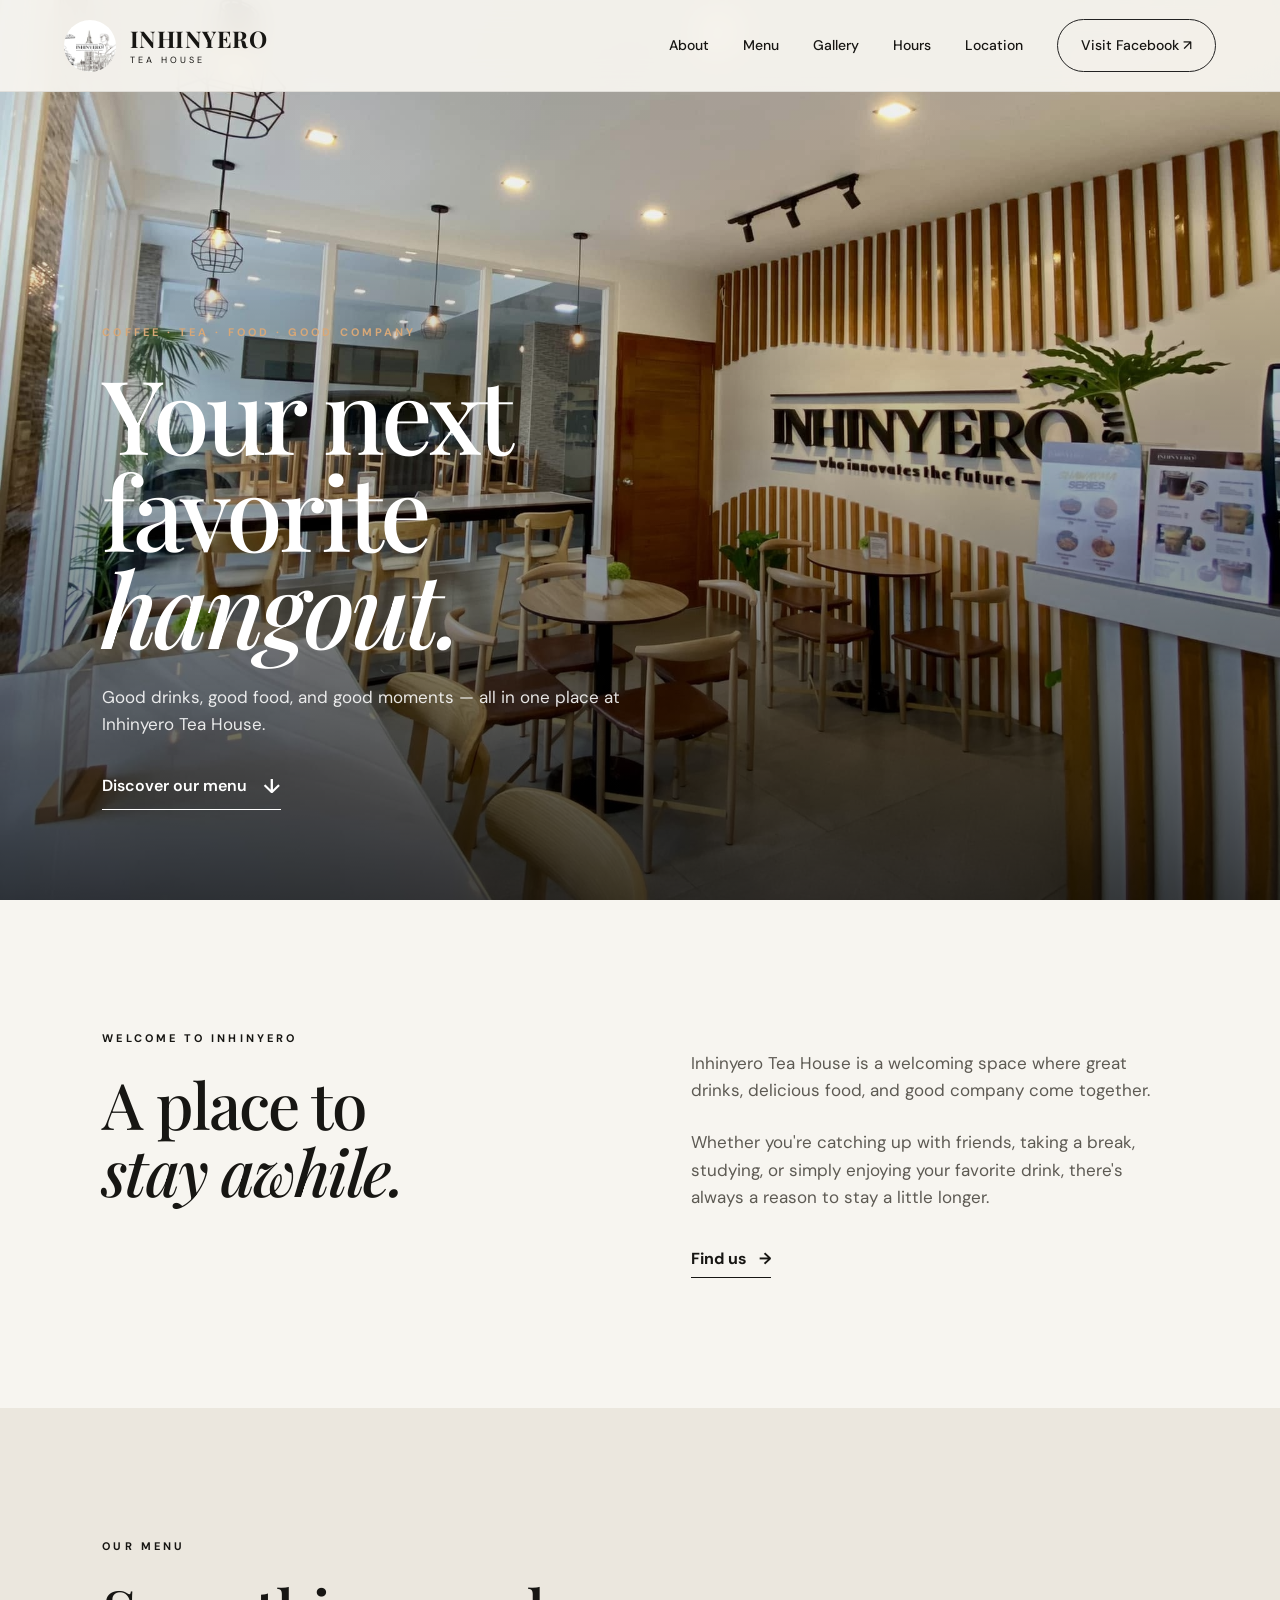
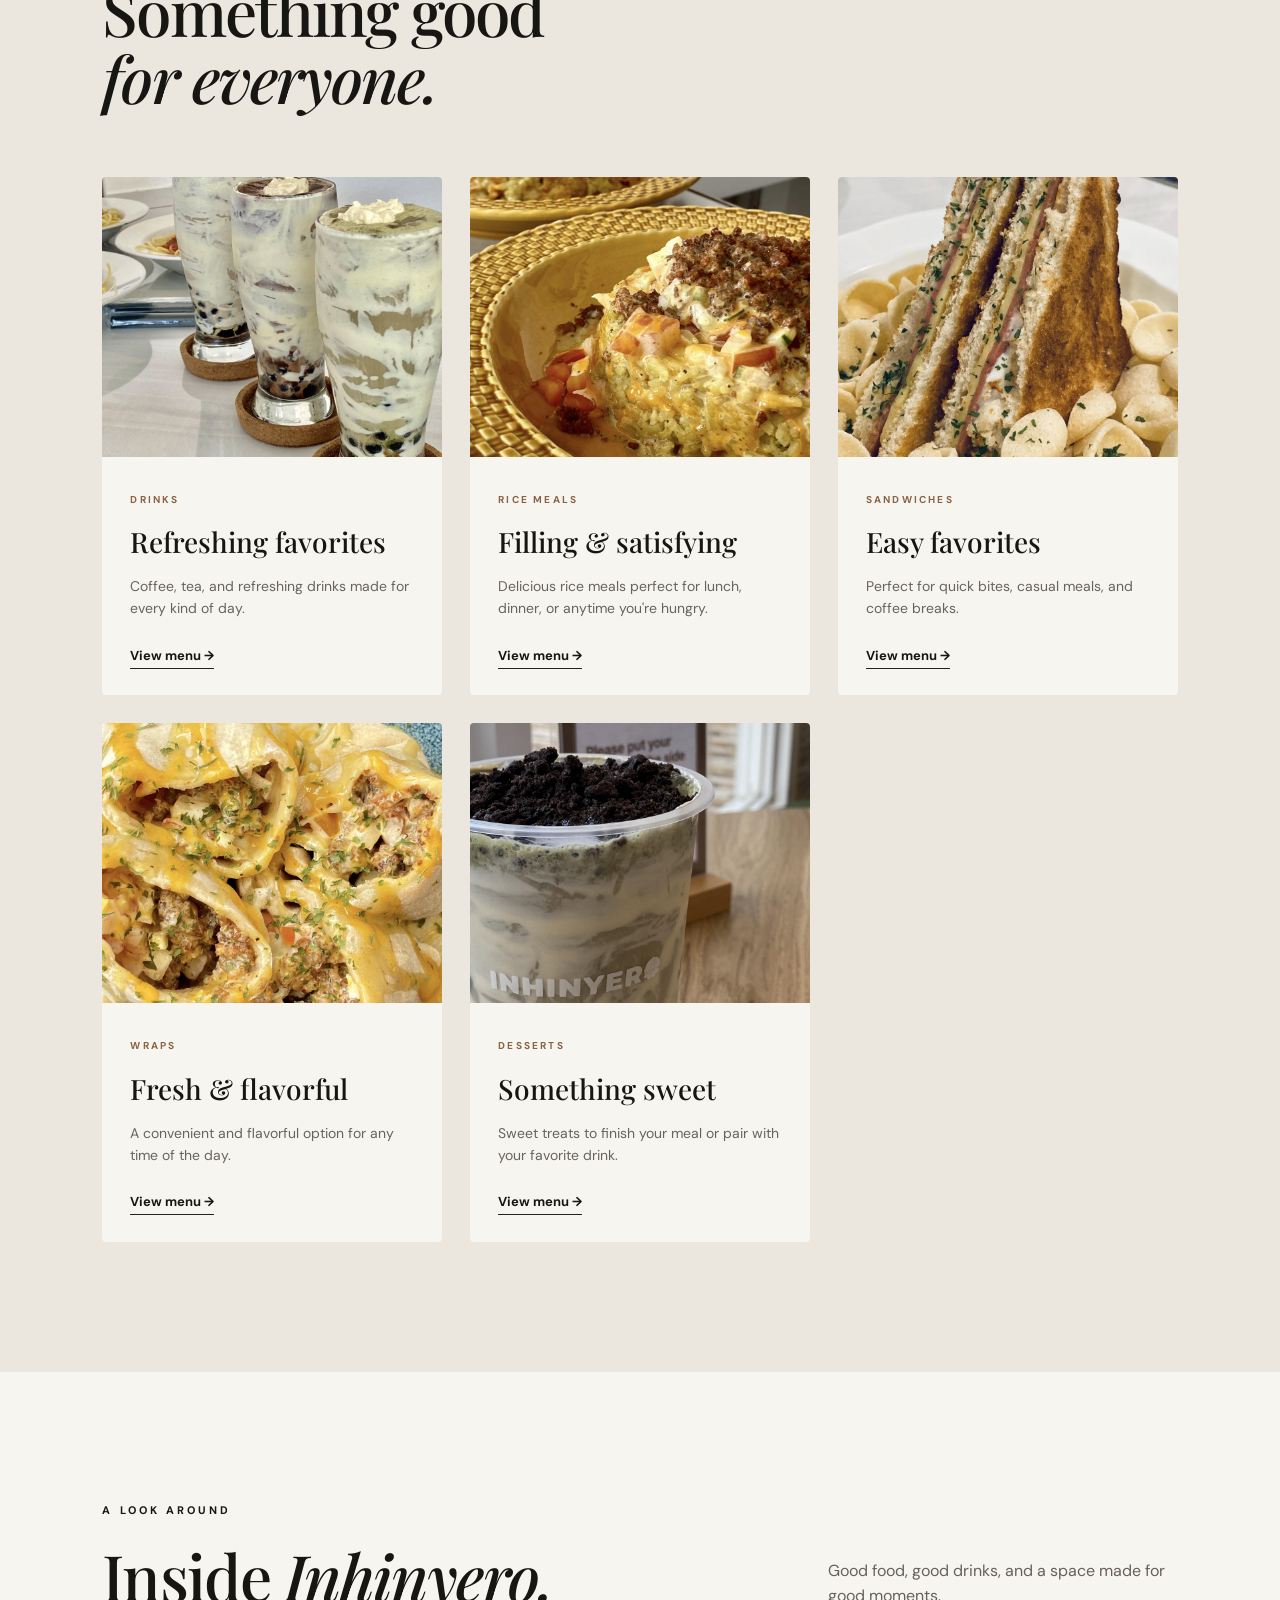
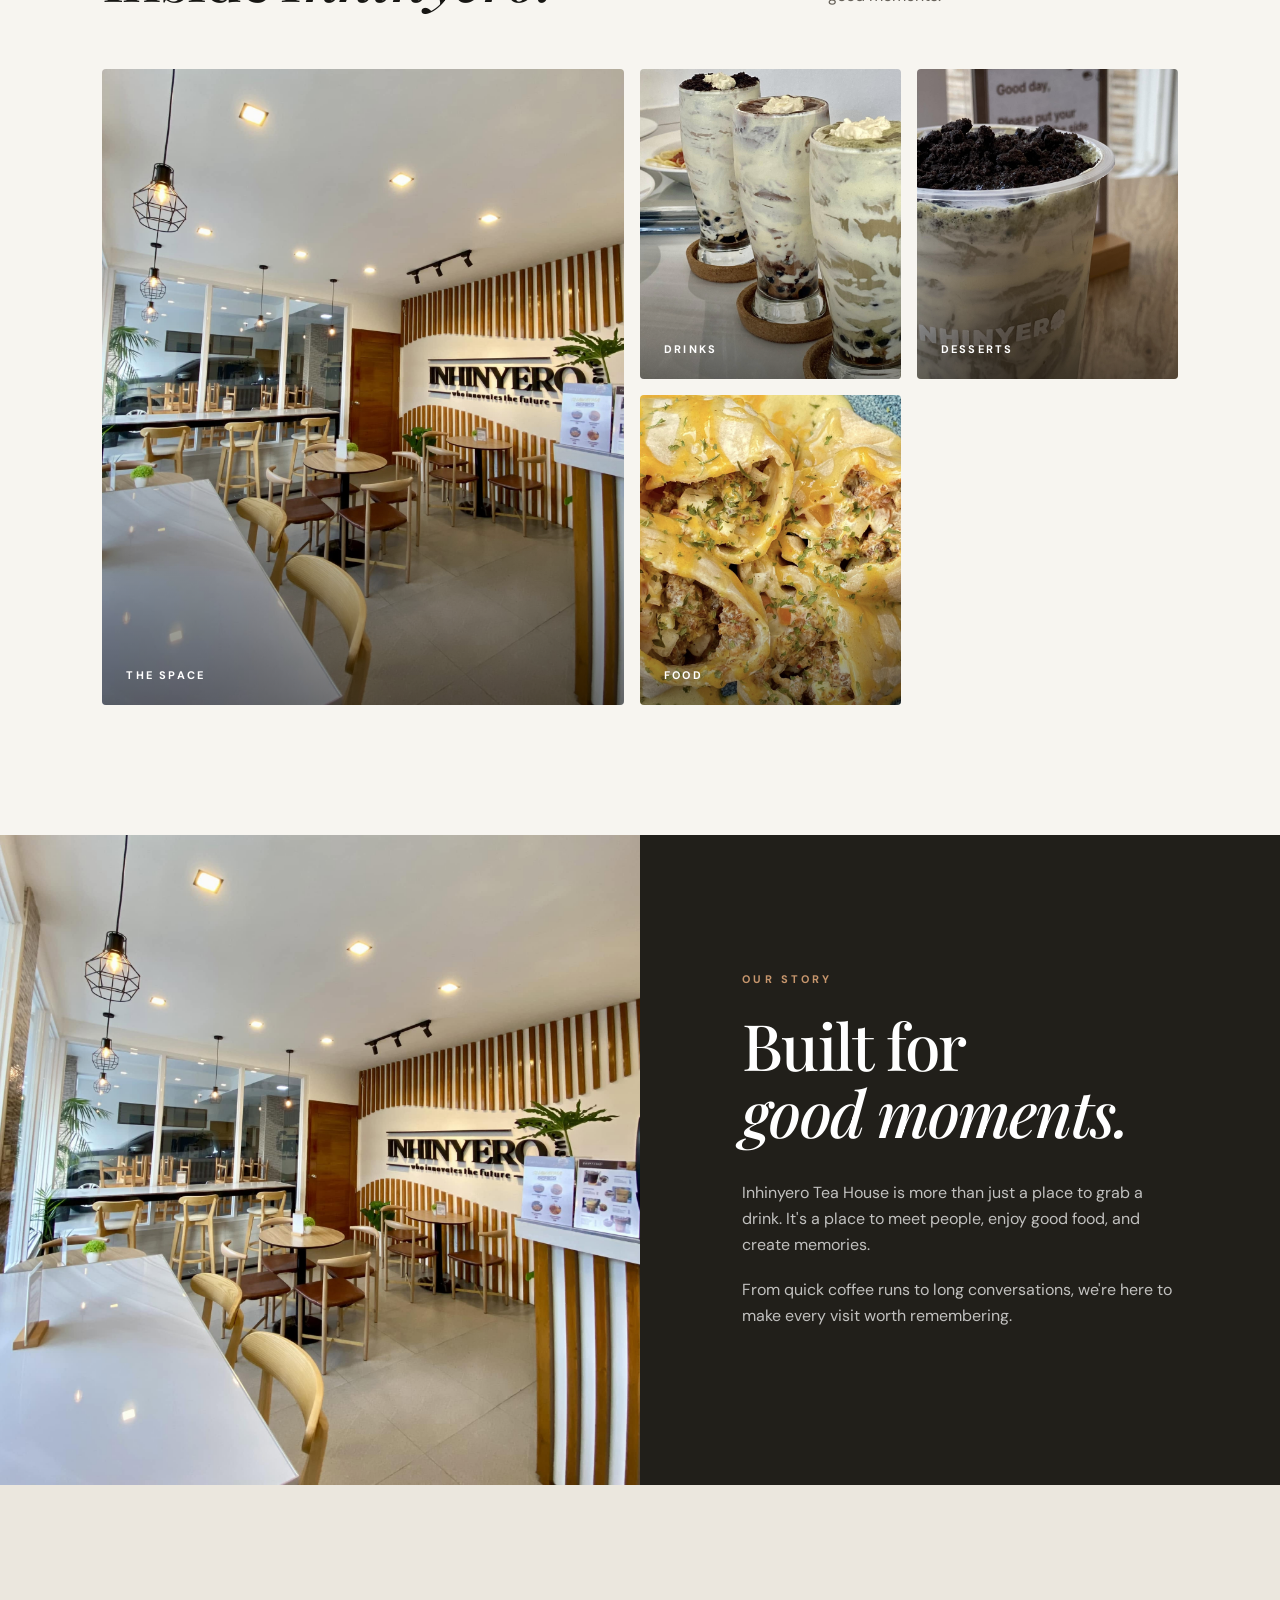
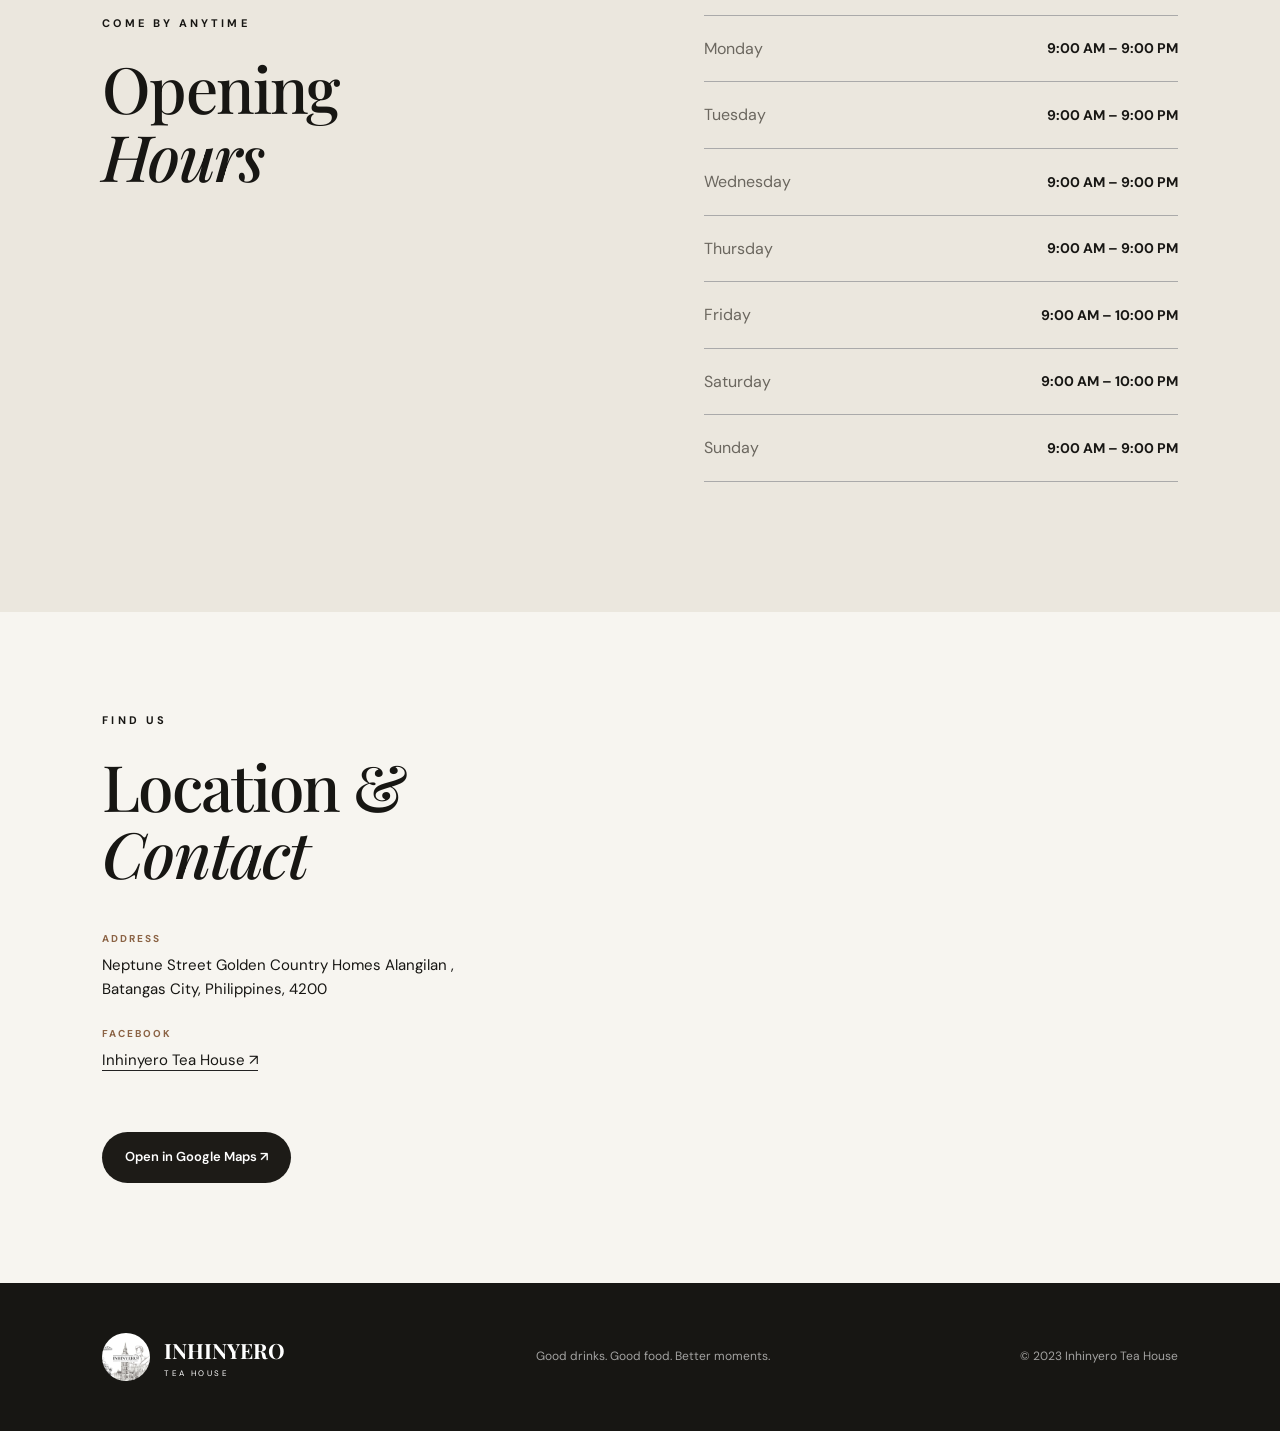
<file: cafe-editorial-site/index.html>
<!DOCTYPE html>
<html lang="en">
<head>
  <meta charset="UTF-8">
  <meta name="viewport" content="width=device-width, initial-scale=1.0">

  <meta
    name="description"
    content="Inhinyero Tea House - Coffee, tea, food, and good company."
  >

  <title>Inhinyero Tea House</title>

  <link rel="preconnect" href="https://fonts.googleapis.com">
  <link rel="preconnect" href="https://fonts.gstatic.com" crossorigin>

  <link
    href="https://fonts.googleapis.com/css2?family=DM+Sans:wght@400;500;600;700&family=Playfair+Display:ital,wght@0,500;0,600;1,500;1,600&display=swap"
    rel="stylesheet"
  >

  <link rel="stylesheet" href="style.css">
  <link rel="icon" type="image/png" href="images/logo.jpg.png">
</head>

<body>

<!-- ================= HEADER ================= -->

<header class="site-header">

  <a href="#home" class="brand">
    <img
      src="images/logo.jpg.png"
      alt="Inhinyero Tea House Logo"
      class="brand-logo"
    >

    <div class="brand-text">
      <strong>INHINYERO</strong>
      <span>TEA HOUSE</span>
    </div>
  </a>

  <button class="menu-btn" aria-label="Open menu">
    ☰
  </button>

  <nav>
    <a href="#about">About</a>
    <a href="#menu">Menu</a>
    <a href="#gallery">Gallery</a>
    <a href="#hours">Hours</a>
    <a href="#location">Location</a>

    <a
      class="nav-button"
      href="https://www.facebook.com/profile.php?id=100092842797401"
      target="_blank"
      rel="noopener"
    >
      Visit Facebook ↗
    </a>
  </nav>

</header>


<main>

<!-- ================= HERO ================= -->

<section id="home" class="hero">

  <div class="hero-image">
    <img
      src="images/interior.jpg.png"
      alt="Inside Inhinyero Tea House"
    >
  </div>

  <div class="hero-overlay"></div>

  <div class="hero-copy">

    <p class="eyebrow">
      COFFEE · TEA · FOOD · GOOD COMPANY
    </p>

    <h1>
      Your next favorite
      <br>
      <i>hangout.</i>
    </h1>

    <p class="lead">
      Good drinks, good food, and good moments —
      all in one place at Inhinyero Tea House.
    </p>

    <a class="hero-button" href="#menu">
      Discover our menu
      <span>↓</span>
    </a>

  </div>

</section>


<!-- ================= ABOUT ================= -->

<section id="about" class="split-section">

  <div class="about-title">

    <p class="eyebrow">
      WELCOME TO INHINYERO
    </p>

    <h2>
      A place to
      <br>
      <i>stay awhile.</i>
    </h2>

  </div>

  <div class="copy">

    <p>
      Inhinyero Tea House is a welcoming space where
      great drinks, delicious food, and good company come together.
    </p>

    <p>
      Whether you're catching up with friends, taking a break,
      studying, or simply enjoying your favorite drink,
      there's always a reason to stay a little longer.
    </p>

    <a class="text-link dark" href="#location">
      Find us
      <span>→</span>
    </a>

  </div>

</section>


<!-- ================= MENU ================= -->

<section id="menu" class="menu-section">

  <div class="section-title">

    <p class="eyebrow">
      OUR MENU
    </p>

    <h2>
      Something good
      <br>
      <i>for everyone.</i>
    </h2>

  </div>


  <div class="menu-grid">


    <!-- DRINKS -->

    <article class="menu-card">

      <div class="menu-photo">
        <img
          src="images/drinks.jpg.png"
          alt="Drinks at Inhinyero Tea House"
        >
      </div>

      <div class="menu-card-content">

        <span class="menu-category">
          DRINKS
        </span>

        <h3>
          Refreshing favorites
        </h3>

        <p>
          Coffee, tea, and refreshing drinks
          made for every kind of day.
        </p>

        <a href="#location">
          View menu →
        </a>

      </div>

    </article>


    <!-- RICE MEALS -->

    <article class="menu-card">

      <div class="menu-photo">
        <img
          src="images/rice.jpg.png"
          alt="Rice meals at Inhinyero Tea House"
        >
      </div>

      <div class="menu-card-content">

        <span class="menu-category">
          RICE MEALS
        </span>

        <h3>
          Filling & satisfying
        </h3>

        <p>
          Delicious rice meals perfect for
          lunch, dinner, or anytime you're hungry.
        </p>

        <a href="#location">
          View menu →
        </a>

      </div>

    </article>


    <!-- SANDWICH -->

    <article class="menu-card">

      <div class="menu-photo">

        <img
          src="images/sandwich.jpg.png"
          alt="Sandwich at Inhinyero Tea House"
        >

      </div>

      <div class="menu-card-content">

        <span class="menu-category">
          SANDWICHES
        </span>

        <h3>
          Easy favorites
        </h3>

        <p>
          Perfect for quick bites, casual meals,
          and coffee breaks.
        </p>

        <a href="#location">
          View menu →
        </a>

      </div>

    </article>


    <!-- WRAPS -->

    <article class="menu-card">

      <div class="menu-photo">

        <img
          src="images/wraps.jpg.png"
          alt="Wraps at Inhinyero Tea House"
        >

      </div>

      <div class="menu-card-content">

        <span class="menu-category">
          WRAPS
        </span>

        <h3>
          Fresh & flavorful
        </h3>

        <p>
          A convenient and flavorful option
          for any time of the day.
        </p>

        <a href="#location">
          View menu →
        </a>

      </div>

    </article>


    <!-- DESSERT -->

    <article class="menu-card">

      <div class="menu-photo">

        <img
          src="images/dessert.jpg.png"
          alt="Desserts at Inhinyero Tea House"
        >

      </div>

      <div class="menu-card-content">

        <span class="menu-category">
          DESSERTS
        </span>

        <h3>
          Something sweet
        </h3>

        <p>
          Sweet treats to finish your meal
          or pair with your favorite drink.
        </p>

        <a href="#location">
          View menu →
        </a>

      </div>

    </article>

  </div>

</section>


<!-- ================= GALLERY ================= -->

<section id="gallery" class="gallery-section">

  <div class="gallery-heading">

    <div>

      <p class="eyebrow">
        A LOOK AROUND
      </p>

      <h2>
        Inside
        <i>Inhinyero.</i>
      </h2>

    </div>

    <p>
      Good food, good drinks, and a space
      made for good moments.
    </p>

  </div>


  <div class="gallery-grid">

    <div class="gallery-card gallery-large">

      <img
        src="images/interior.jpg.png"
        alt="Interior of Inhinyero Tea House"
      >

      <div class="gallery-label">
        THE SPACE
      </div>

    </div>


    <div class="gallery-card">

      <img
        src="images/drinks.jpg.png"
        alt="Drinks"
      >

      <div class="gallery-label">
        DRINKS
      </div>

    </div>


    <div class="gallery-card">

      <img
        src="images/dessert.jpg.png"
        alt="Desserts"
      >

      <div class="gallery-label">
        DESSERTS
      </div>

    </div>


    <div class="gallery-card">

      <img
        src="images/wraps.jpg.png"
        alt="Wraps"
      >

      <div class="gallery-label">
        FOOD
      </div>

    </div>

  </div>

</section>


<!-- ================= STORY ================= -->

<section class="story-section">

  <div class="story-photo">

    <img
      src="images/interior.jpg.png"
      alt="Inhinyero Tea House"
    >

  </div>

  <div class="story-copy">

    <p class="eyebrow">
      OUR STORY
    </p>

    <h2>
      Built for
      <br>
      <i>good moments.</i>
    </h2>

    <p>
      Inhinyero Tea House is more than just a place
      to grab a drink. It's a place to meet people,
      enjoy good food, and create memories.
    </p>

    <p>
      From quick coffee runs to long conversations,
      we're here to make every visit worth remembering.
    </p>

  </div>

</section>


<!-- ================= HOURS ================= -->

<section id="hours" class="hours-section">

  <div>

    <p class="eyebrow">
      COME BY ANYTIME
    </p>

    <h2>
      Opening
      <br>
      <i>Hours</i>
    </h2>

  </div>


  <div class="hours-list">

    <div>
      <span>Monday</span>
      <strong>9:00 AM – 9:00 PM</strong>
    </div>

    <div>
      <span>Tuesday</span>
      <strong>9:00 AM – 9:00 PM</strong>
    </div>

    <div>
      <span>Wednesday</span>
      <strong>9:00 AM – 9:00 PM</strong>
    </div>

    <div>
      <span>Thursday</span>
      <strong>9:00 AM – 9:00 PM</strong>
    </div>

    <div>
      <span>Friday</span>
      <strong>9:00 AM – 10:00 PM</strong>
    </div>

    <div>
      <span>Saturday</span>
      <strong>9:00 AM – 10:00 PM</strong>
    </div>

    <div>
      <span>Sunday</span>
      <strong>9:00 AM – 9:00 PM</strong>
    </div>

  </div>

</section>


<!-- ================= LOCATION ================= -->

<section id="location" class="location-section">

  <div class="location-info">

    <p class="eyebrow">
      FIND US
    </p>

    <h2>
      Location &
      <br>
      <i>Contact</i>
    </h2>


    <div class="details">

      <div>

        <small>
          ADDRESS
        </small>

        <p>
          Neptune Street Golden Country Homes Alangilan , Batangas City, Philippines, 4200
        </p>

      </div>


      <div>

        <small>
          FACEBOOK
        </small>

        <p>

          <a
            href="https://www.facebook.com/profile.php?id=100092842797401"
            target="_blank"
            rel="noopener"
          >
            Inhinyero Tea House ↗
          </a>

        </p>

      </div>

    </div>


    <a
      class="button"
      href="https://www.google.com/maps/search/?api=1&query=Inhinyero+Tea+House+Batangas"
      target="_blank"
      rel="noopener"
    >
      Open in Google Maps ↗
    </a>

  </div>


  <div class="map">

    <iframe
      src="https://www.google.com/maps?q=Inhinyero%20Tea%20House%20Batangas&output=embed"
      loading="lazy"
      title="Inhinyero Tea House location"
      allowfullscreen
    ></iframe>

  </div>

</section>

</main>


<!-- ================= FOOTER ================= -->

<footer>

  <div class="footer-brand">

    <img
      src="images/logo.jpg.png"
      alt="Inhinyero Tea House Logo"
    >

    <div>

      <strong>
        INHINYERO
      </strong>

      <span>
        TEA HOUSE
      </span>

    </div>

  </div>


  <p>
    Good drinks. Good food. Better moments.
  </p>


 <p>
  © 2023 Inhinyero Tea House
</p>

</footer>


<script src="script.js"></script>

</body>
</html>
</file>
<file: cafe-editorial-site/style.css>
/* =====================================================
   INHINYERO TEA HOUSE
   MAIN WEBSITE STYLES
===================================================== */

* {
  margin: 0;
  padding: 0;
  box-sizing: border-box;
}

html {
  scroll-behavior: smooth;
}

body {
  font-family: "DM Sans", sans-serif;
  background: #f7f5f0;
  color: #171613;
  line-height: 1.6;
}

img {
  display: block;
  width: 100%;
  max-width: 100%;
}

a {
  color: inherit;
  text-decoration: none;
}


/* =====================================================
   HEADER
===================================================== */

.site-header {
  position: fixed;
  top: 0;
  left: 0;
  right: 0;

  height: 92px;

  display: flex;
  align-items: center;
  justify-content: space-between;

  padding: 0 5vw;

  background: rgba(247, 245, 240, 0.94);

  backdrop-filter: blur(14px);

  border-bottom: 1px solid rgba(0, 0, 0, 0.08);

  z-index: 1000;
}


/* LOGO */

.brand {
  display: flex;
  align-items: center;
  gap: 14px;
}

.brand-logo {
  width: 52px;
  height: 52px;

  object-fit: cover;

  border-radius: 50%;
}

.brand-text {
  display: flex;
  flex-direction: column;
  line-height: 1;
}

.brand-text strong {
  font-family: "Playfair Display", serif;
  font-size: 23px;
  letter-spacing: 0.02em;
}

.brand-text span {
  font-size: 9px;
  letter-spacing: 0.35em;
  margin-top: 6px;
}


/* NAVIGATION */

nav {
  display: flex;
  align-items: center;
  gap: 34px;
}

nav a {
  font-size: 14px;
  font-weight: 500;
  transition: 0.25s ease;
}

nav a:hover {
  opacity: 0.55;
}

.nav-button {
  border: 1px solid #222;
  padding: 14px 23px;
  border-radius: 50px;
}

.nav-button:hover {
  background: #171613;
  color: #fff;
  opacity: 1;
}

.menu-btn {
  display: none;
  border: none;
  background: transparent;
  font-size: 28px;
  cursor: pointer;
}


/* =====================================================
   HERO
===================================================== */

.hero {
  position: relative;

  height: 100vh;
  min-height: 680px;

  overflow: hidden;

  display: flex;
  align-items: flex-end;
}

.hero-image {
  position: absolute;
  inset: 0;
}

.hero-image img {
  width: 100%;
  height: 100%;

  object-fit: cover;
  object-position: center;
}

.hero-overlay {
  position: absolute;
  inset: 0;

  background:
    linear-gradient(
      to top,
      rgba(0, 0, 0, 0.75) 0%,
      rgba(0, 0, 0, 0.35) 42%,
      rgba(0, 0, 0, 0.05) 75%
    );
}

.hero-copy {
  position: relative;

  z-index: 2;

  color: white;

  width: min(850px, 90%);

  padding: 0 0 90px 8vw;
}

.eyebrow {
  font-size: 11px;
  font-weight: 700;
  letter-spacing: 0.28em;
  text-transform: uppercase;

  margin-bottom: 22px;
}

.hero-copy .eyebrow {
  color: #d8a878;
}

.hero h1 {
  font-family: "Playfair Display", serif;

  font-size: clamp(60px, 8vw, 110px);

  line-height: 0.95;

  font-weight: 500;

  letter-spacing: -0.04em;

  margin-bottom: 28px;
}

.hero h1 i {
  font-weight: 500;
}

.lead {
  max-width: 520px;

  font-size: 17px;

  color: rgba(255, 255, 255, 0.88);

  margin-bottom: 32px;
}

.hero-button {
  display: inline-flex;
  align-items: center;
  gap: 16px;

  border-bottom: 1px solid white;

  padding-bottom: 7px;

  font-weight: 600;
}

.hero-button span {
  font-size: 20px;
}


/* =====================================================
   ABOUT
===================================================== */

.split-section {
  display: grid;

  grid-template-columns: 1fr 1fr;

  gap: 8vw;

  padding: 130px 8vw;

  background: #f7f5f0;
}

.about-title h2,
.section-title h2,
.gallery-heading h2,
.story-copy h2,
.hours-section h2,
.location-info h2 {
  font-family: "Playfair Display", serif;

  font-size: clamp(45px, 5vw, 72px);

  font-weight: 500;

  line-height: 1.05;

  letter-spacing: -0.03em;
}

.about-title h2 i,
.section-title h2 i,
.gallery-heading h2 i,
.story-copy h2 i,
.hours-section h2 i,
.location-info h2 i {
  font-weight: 500;
}

.copy {
  max-width: 540px;

  padding-top: 20px;
}

.copy p {
  font-size: 17px;

  color: #5d5a53;

  margin-bottom: 25px;
}

.text-link {
  display: inline-flex;

  align-items: center;

  gap: 12px;

  font-weight: 700;

  border-bottom: 1px solid currentColor;

  padding-bottom: 5px;

  margin-top: 10px;
}


/* =====================================================
   MENU
===================================================== */

.menu-section {
  padding: 130px 8vw;

  background: #ebe7de;
}

.section-title {
  margin-bottom: 65px;
}

.menu-grid {
  display: grid;

  grid-template-columns: repeat(3, 1fr);

  gap: 28px;
}

.menu-card {
  background: #f7f5f0;

  overflow: hidden;

  border-radius: 4px;

  transition: transform 0.3s ease, box-shadow 0.3s ease;
}

.menu-card:hover {
  transform: translateY(-6px);

  box-shadow: 0 20px 50px rgba(0, 0, 0, 0.1);
}


/* MENU IMAGE */

.menu-photo {
  width: 100%;

  height: 280px;

  overflow: hidden;

  background: #ddd;
}

.menu-photo img {
  width: 100%;
  height: 100%;

  object-fit: cover;

  object-position: center;

  transition: transform 0.5s ease;
}

.menu-card:hover .menu-photo img {
  transform: scale(1.05);
}


.menu-card-content {
  padding: 28px;
}

.menu-category {
  font-size: 10px;

  font-weight: 700;

  letter-spacing: 0.22em;

  color: #896343;
}

.menu-card h3 {
  font-family: "Playfair Display", serif;

  font-size: 28px;

  font-weight: 500;

  margin: 10px 0;
}

.menu-card p {
  color: #68645c;

  font-size: 14px;

  margin-bottom: 22px;
}

.menu-card a {
  font-size: 13px;

  font-weight: 700;

  border-bottom: 1px solid #222;

  padding-bottom: 4px;
}


/* =====================================================
   GALLERY
===================================================== */

.gallery-section {
  padding: 130px 8vw;

  background: #f7f5f0;
}

.gallery-heading {
  display: flex;

  justify-content: space-between;

  align-items: flex-end;

  gap: 50px;

  margin-bottom: 60px;
}

.gallery-heading > p {
  max-width: 350px;

  color: #666159;
}

.gallery-grid {
  display: grid;

  grid-template-columns: 2fr 1fr 1fr;

  grid-template-rows: 310px 310px;

  gap: 16px;
}

.gallery-card {
  position: relative;

  overflow: hidden;

  border-radius: 4px;

  background: #ddd;
}

.gallery-large {
  grid-row: span 2;
}

.gallery-card img {
  width: 100%;
  height: 100%;

  object-fit: cover;

  object-position: center;

  transition: transform 0.5s ease;
}

.gallery-card:hover img {
  transform: scale(1.05);
}

.gallery-card::after {
  content: "";

  position: absolute;

  inset: 0;

  background: linear-gradient(
    to top,
    rgba(0, 0, 0, 0.5),
    transparent 50%
  );
}

.gallery-label {
  position: absolute;

  left: 24px;
  bottom: 20px;

  z-index: 2;

  color: white;

  font-size: 11px;

  font-weight: 700;

  letter-spacing: 0.2em;
}


/* =====================================================
   STORY
===================================================== */

.story-section {
  display: grid;

  grid-template-columns: 1fr 1fr;

  min-height: 650px;

  background: #211f1a;

  color: white;
}

.story-photo {
  min-height: 600px;

  overflow: hidden;
}

.story-photo img {
  width: 100%;
  height: 100%;

  object-fit: cover;
}

.story-copy {
  padding: 100px 8vw;

  display: flex;

  flex-direction: column;

  justify-content: center;
}

.story-copy .eyebrow {
  color: #c7966d;
}

.story-copy h2 {
  margin-bottom: 35px;
}

.story-copy p:not(.eyebrow) {
  max-width: 520px;

  color: rgba(255, 255, 255, 0.72);

  margin-bottom: 20px;
}


/* =====================================================
   HOURS
===================================================== */

.hours-section {
  display: grid;

  grid-template-columns: 1fr 1fr;

  gap: 10vw;

  padding: 130px 8vw;

  background: #ebe7de;
}

.hours-list {
  border-top: 1px solid #aaa;
}

.hours-list div {
  display: flex;

  justify-content: space-between;

  align-items: center;

  gap: 20px;

  padding: 20px 0;

  border-bottom: 1px solid #aaa;
}

.hours-list span {
  color: #6b675f;
}

.hours-list strong {
  font-size: 14px;
}


/* =====================================================
   LOCATION
===================================================== */

.location-section {
  display: grid;

  grid-template-columns: 0.9fr 1.1fr;

  min-height: 600px;

  background: #f7f5f0;
}

.location-info {
  padding: 100px 8vw;

  display: flex;

  flex-direction: column;

  justify-content: center;
}

.details {
  margin-top: 45px;

  margin-bottom: 35px;
}

.details > div {
  margin-bottom: 25px;
}

.details small {
  display: block;

  font-size: 10px;

  font-weight: 700;

  letter-spacing: 0.2em;

  color: #8b6345;

  margin-bottom: 6px;
}

.details p {
  font-size: 15px;
}

.details a {
  border-bottom: 1px solid #222;
}

.button {
  display: inline-block;

  width: fit-content;

  background: #1d1b17;

  color: white;

  padding: 15px 23px;

  border-radius: 50px;

  font-size: 13px;

  font-weight: 600;

  transition: 0.25s ease;
}

.button:hover {
  background: #8a6244;
}

.map {
  min-height: 600px;
}

.map iframe {
  width: 100%;
  height: 100%;

  min-height: 600px;

  border: 0;
}


/* =====================================================
   FOOTER
===================================================== */

footer {
  background: #171613;

  color: white;

  padding: 50px 8vw;

  display: flex;

  align-items: center;

  justify-content: space-between;

  gap: 30px;

  flex-wrap: wrap;
}

.footer-brand {
  display: flex;

  align-items: center;

  gap: 14px;
}

.footer-brand img {
  width: 48px;
  height: 48px;

  border-radius: 50%;

  object-fit: cover;
}

.footer-brand div {
  display: flex;

  flex-direction: column;
}

.footer-brand strong {
  font-family: "Playfair Display", serif;

  font-size: 21px;
}

.footer-brand span {
  font-size: 8px;

  letter-spacing: 0.3em;
}

footer p {
  color: rgba(255, 255, 255, 0.6);

  font-size: 12px;
}


/* =====================================================
   MOBILE
===================================================== */

@media (max-width: 900px) {

  .site-header {
    height: 78px;

    padding: 0 5vw;
  }

  .brand-logo {
    width: 45px;
    height: 45px;
  }

  .brand-text strong {
    font-size: 19px;
  }

  nav {
    display: none;

    position: absolute;

    top: 78px;

    left: 0;
    right: 0;

    background: #f7f5f0;

    padding: 25px 5vw;

    flex-direction: column;

    align-items: flex-start;

    gap: 20px;

    border-bottom: 1px solid #ddd;
  }

  nav.active {
    display: flex;
  }

  .menu-btn {
    display: block;
  }


  .hero {
    min-height: 650px;
  }

  .hero-copy {
    padding: 0 6vw 60px;
  }

  .hero h1 {
    font-size: clamp(50px, 13vw, 80px);
  }


  .split-section,
  .story-section,
  .hours-section,
  .location-section {
    grid-template-columns: 1fr;
  }


  .split-section {
    padding: 90px 7vw;
  }


  .menu-section,
  .gallery-section {
    padding: 90px 7vw;
  }


  .menu-grid {
    grid-template-columns: 1fr 1fr;
  }


  .menu-photo {
    height: 250px;
  }


  .gallery-heading {
    flex-direction: column;

    align-items: flex-start;
  }


  .gallery-grid {
    grid-template-columns: 1fr 1fr;

    grid-template-rows: 300px 220px 220px;
  }

  .gallery-large {
    grid-column: span 2;

    grid-row: span 1;
  }


  .story-photo {
    min-height: 450px;
  }

  .story-copy {
    padding: 80px 7vw;
  }


  .hours-section {
    padding: 90px 7vw;
  }


  .location-info {
    padding: 90px 7vw;
  }

  .map,
  .map iframe {
    min-height: 450px;
  }

}


@media (max-width: 600px) {

  .brand-text strong {
    font-size: 17px;
  }

  .brand-text span {
    font-size: 7px;
  }


  .hero {
    min-height: 620px;
  }

  .hero-copy {
    padding-bottom: 45px;
  }

  .hero h1 {
    font-size: 55px;
  }

  .lead {
    font-size: 15px;
  }


  .menu-grid {
    grid-template-columns: 1fr;
  }

  .menu-photo {
    height: 280px;
  }


  .gallery-grid {
    display: grid;

    grid-template-columns: 1fr;

    grid-template-rows: repeat(4, 280px);
  }

  .gallery-large {
    grid-column: auto;
  }


  .hours-list div {
    align-items: flex-start;

    flex-direction: column;

    gap: 4px;
  }


  footer {
    flex-direction: column;

    align-items: flex-start;
  }

}
</file>
